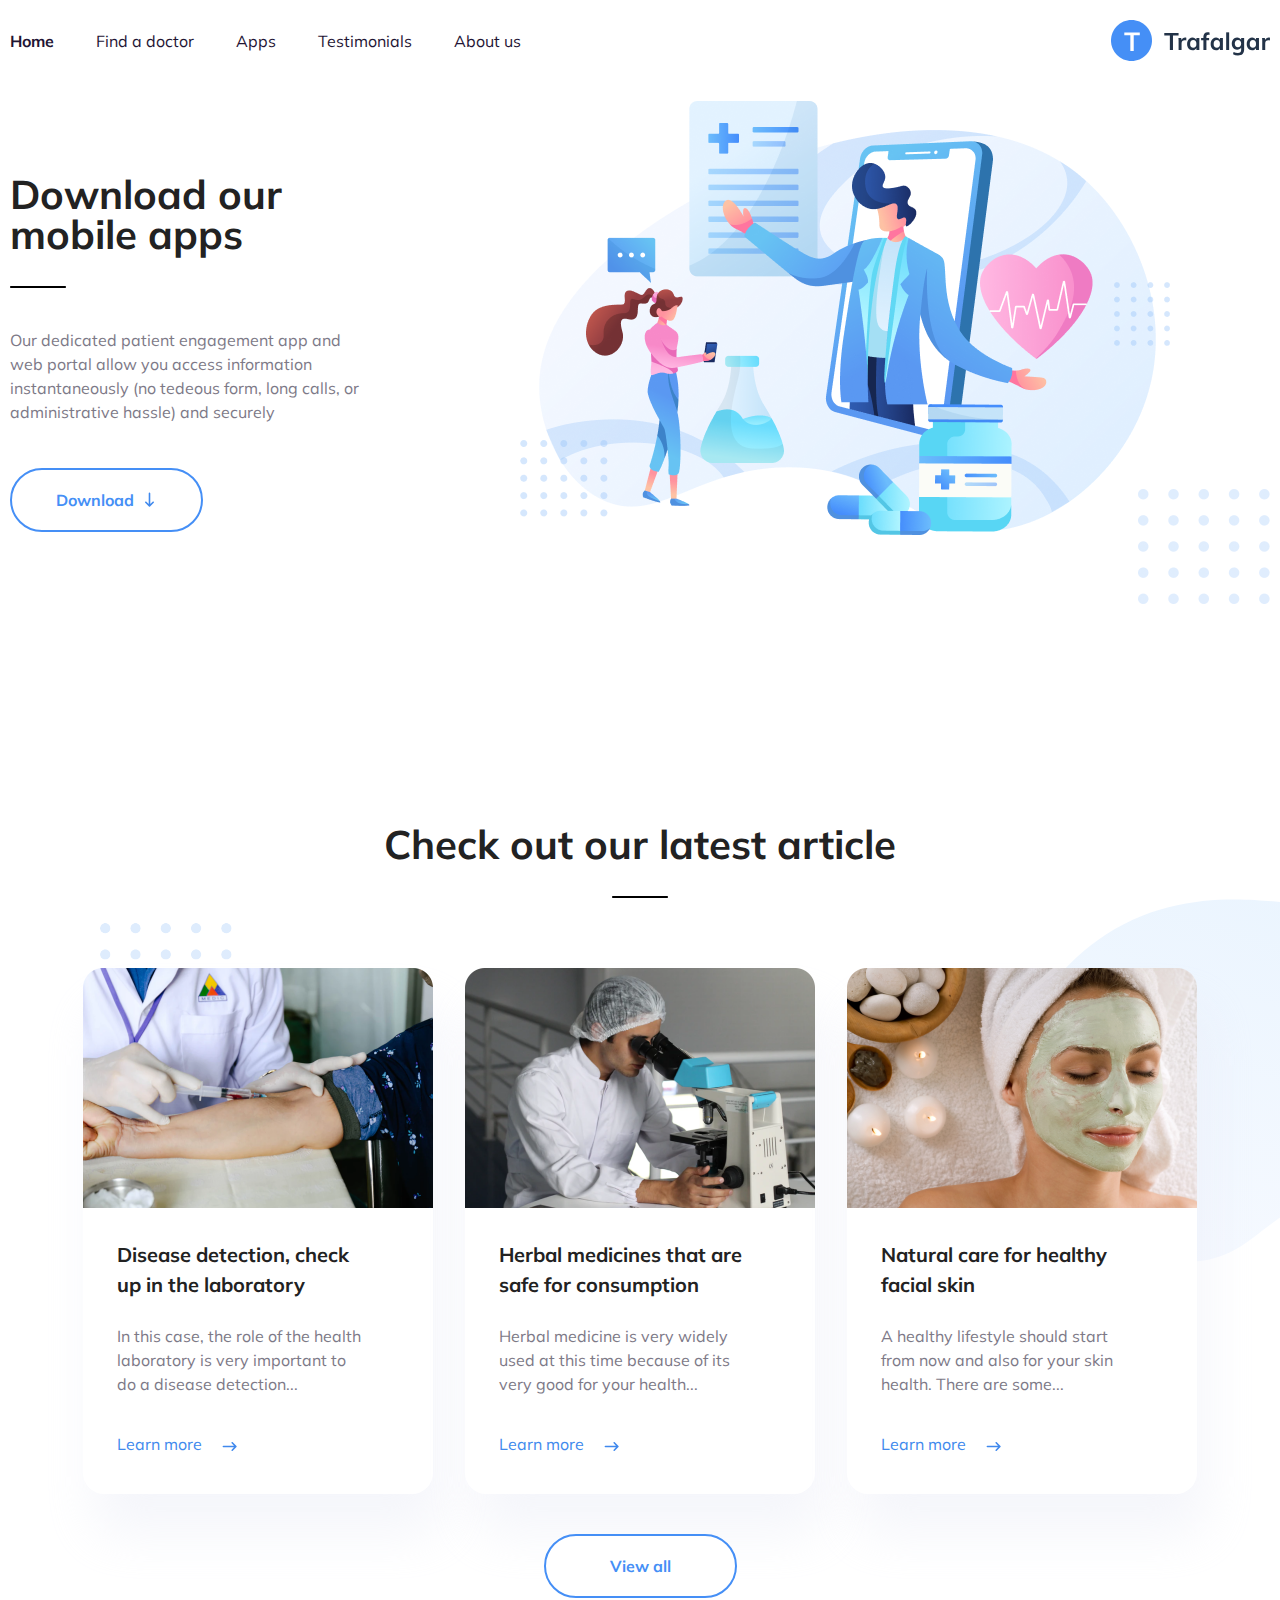
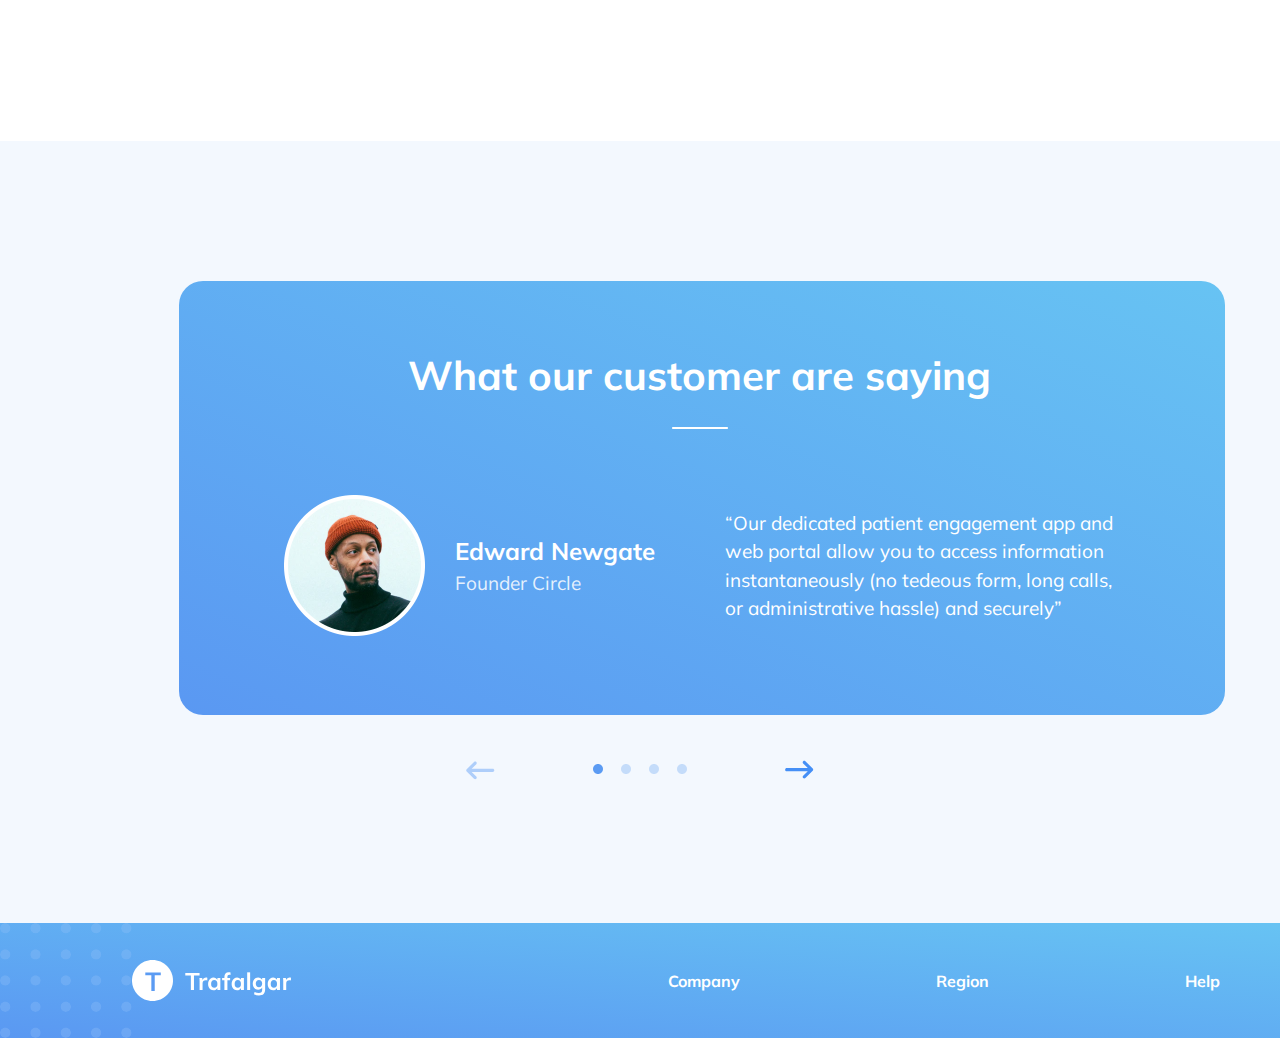
<file: Lab 1/index.html>
<!Doctype HTML>
<html lang="en">
    <head>
        <title>Home</title>
        <meta charset="UTF-8">
        <meta name="viewport" content="width=device-width, initial-scale=1.0">
        <!-- import alata font-family -->
        <link href="https://fonts.googleapis.com/css2?family=Mulish:ital,wght@0,200..1000;1,200..1000&display=swap" rel="stylesheet">
        <link rel="stylesheet" type="text/css" href="css/styles.css">
    </head>


    <body>
        <header>
            <div class="container header__top">
              <nav class="header__nav">
                <ul>
                  <li class="header__nav-item">
                    <a class="header__nav-link" href="">Home</a>
                  </li>
                  <li class="header__nav-item">
                    <a class="header__nav-link" href="">Find a doctor</a>
                  </li>
                  <li class="header__nav-item">
                    <a class="header__nav-link" href="">Apps</a>
                  </li>
                  <li class="header__nav-item">
                      <a class="header__nav-link" href="">Testimonials</a>
                  </li>
                  <li class="header__nav-item">
                    <a class="header__nav-link" href="">About us</a>
                  </li>
                </ul>
              </nav>
              <img src="images/logo.svg" alt="logo">
            </div>
            <div class="container header__bottom">
                <div class="header__info">
                    <h1>Download our mobile apps</h1>
                    <img class="divider" src="images/divider_line.svg" alt="divider_line">
                    <p>Our dedicated patient engagement app and web portal allow you access information instantaneously (no tedeous form, long calls, or administrative hassle) and securely</p>
                    <button>
                        <a href=""> Download </a>
                        <img id="down_arrow" src="images/small_arrow.svg" alt="arrow_down">
                    </button>
                </div>
                <img id="illustration" src="images/img_header.png" alt="trafalgar illustration">
            </div>
        </header>
        <section class="hero__section">
            <img id="grid_image" src="images/grid.svg" alt="background image">
            <img id="cloud_image" src="images/bg_element.svg" alt="background image">
            <div class="container hero__content">
                <h1>Check out our latest article</h1>
                <img class="divider" src="images/divider_line.svg" alt="divider line">
                <div class="hero__titles">
                    <div class="hero__title">
                        <img class="title__img" src="images/img_title1.png" alt="image title 1">
                        <div class="title__description">
                            <h2>Disease detection, check up in the laboratory</h2>
                            <p>In this case, the role of the health laboratory is very important to do a disease detection...</p>
                            <div class="button">
                                <a href="">Learn more</a>
                                <img src="images/small_arrow.svg" alt="arrow_right">
                            </div>
                        </div>
                    </div>
                    <div class="hero__title">
                        <img class="title__img" src="images/img_title2.png" alt="image title 2">
                        <div class="title__description">
                            <h2>Herbal medicines that are safe for consumption</h2>
                            <p>Herbal medicine is very widely used at this time because of its very good for your health...</p>
                            <div class="button">
                                <a href="">Learn more</a>
                                <img src="images/small_arrow.svg" alt="arrow_right">
                            </div>
                        </div>
                    </div>
                    <div class="hero__title">
                        <img class="title__img" src="images/img_title3.png" alt="image title 3">
                        <div class="title__description">
                            <h2>Natural care for healthy facial skin</h2>
                            <p>A healthy lifestyle should start from now and also for your skin health. There are some...</p>
                            <div class="button">
                                <a href=""> Learn more</a>
                                <img src="images/small_arrow.svg" alt="arrow_right">
                            </div>
                        </div>
                    </div>
                </div>
                <button>View all</button>
            </div>

        </section>
        <section class="testimonials__section">
            <div class="container testimonials__content">
                <h1>What our customer are saying</h1>
                <img id="white_divider" src="images/divider_line.svg" alt="divider line">
                <div class="testimonials__horizontal_content">
                    <img src="images/img_person.png" alt="person image">
                    <div id="person_info">
                        <p id="name">Edward Newgate</p>
                        <p id="status">Founder Circle</p>
                    </div>
                    <p id="quote">“Our dedicated patient engagement app and web portal allow you to access information instantaneously (no tedeous form, long calls, or administrative hassle) and securely”</p>
                </div>
            </div>
            <div class="testimonials__navigate">
                <button>
                    <img src="images/arrow_left.svg" alt="arrow left">
                </button>
                <img src="images/slider.svg" alt="slider">
                <button>
                    <img src="images/arrow_right.svg" alt="arrow right">
                </button>
            </div>
        </section>
        <footer>
            <div class="footer__container">
            <img src="images/grid.svg" alt="background element">
            <img src="images/bottom_logo.svg" alt="logo">
                <div class="bottom_navigate">
            <nav>
                <ul>
                    <li>
                        <a href="">Company</a>
                    </li>
                    <li>
                        <a href="">Region</a>
                    </li>
                    <li>
                        <a href="">Help</a>
                </ul>
            </nav>
                    </div>
                </div>
        </footer>
    </body>
</html>
</file>
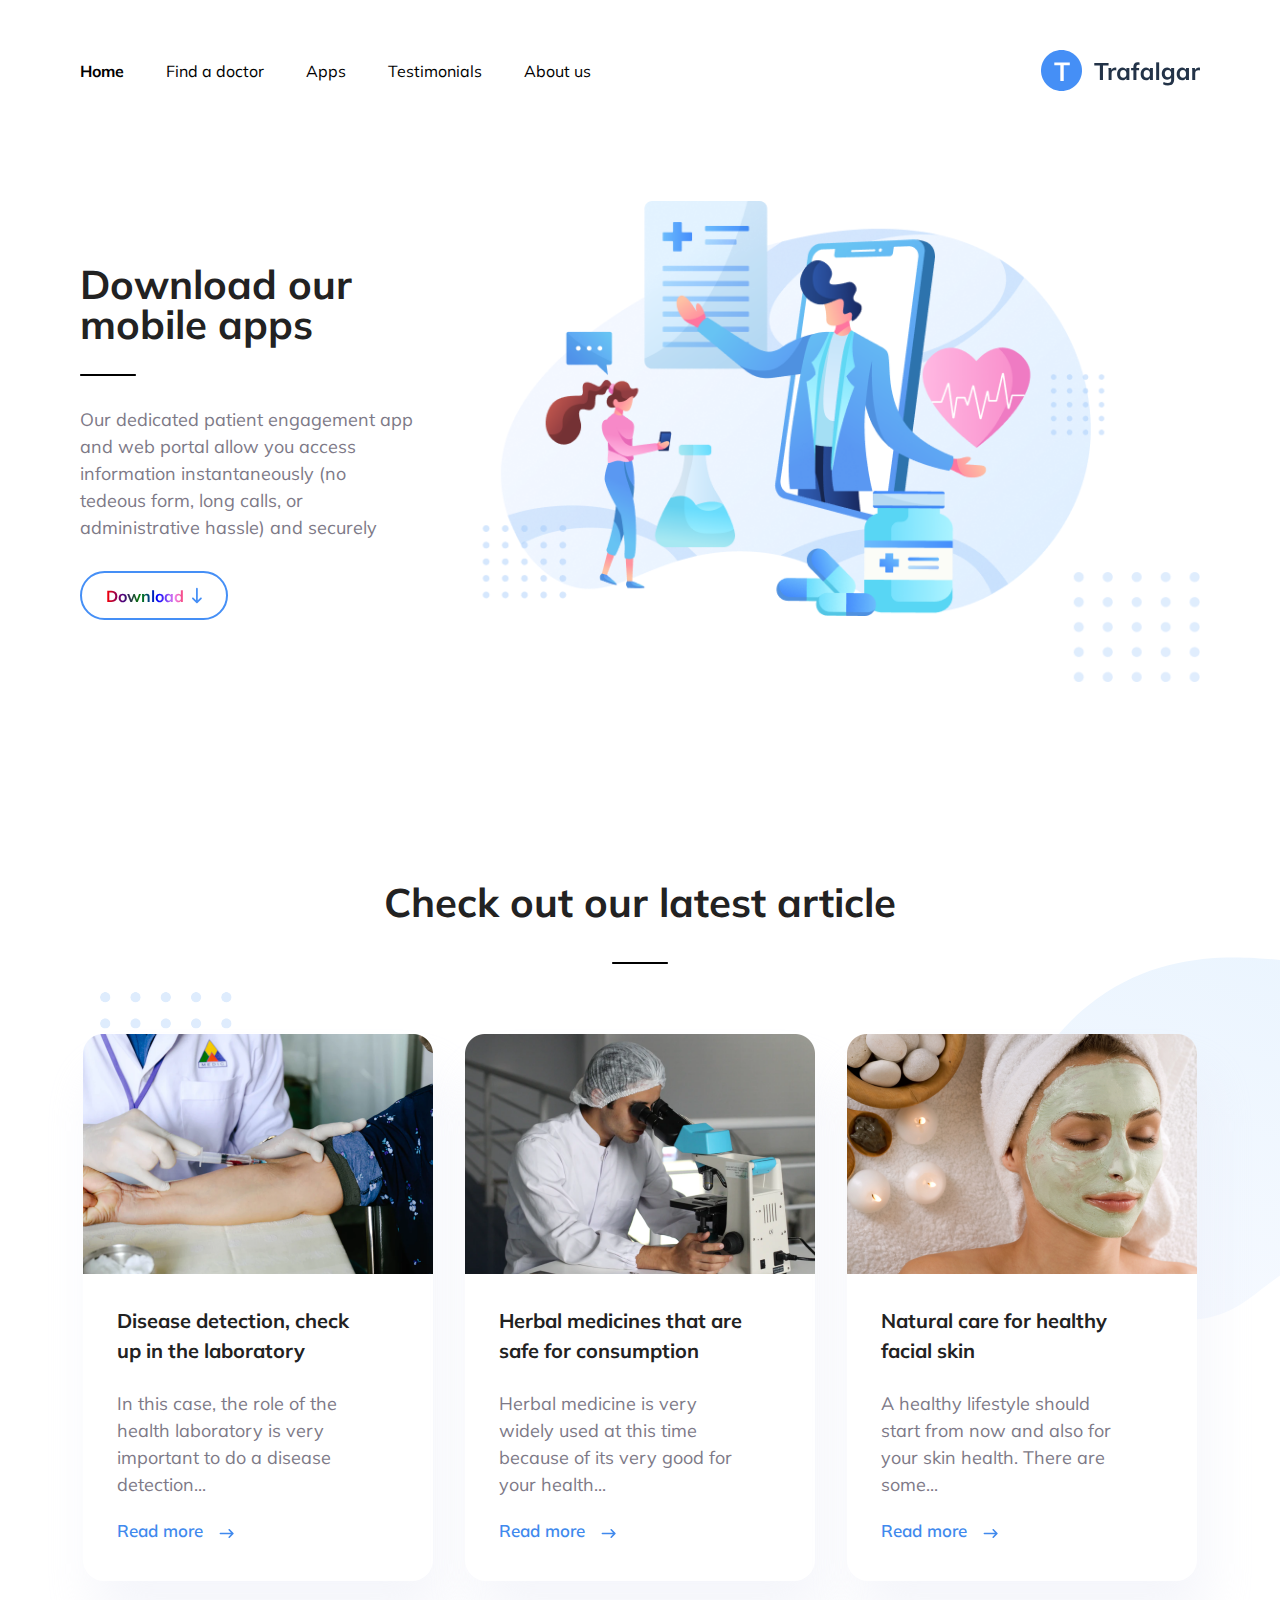
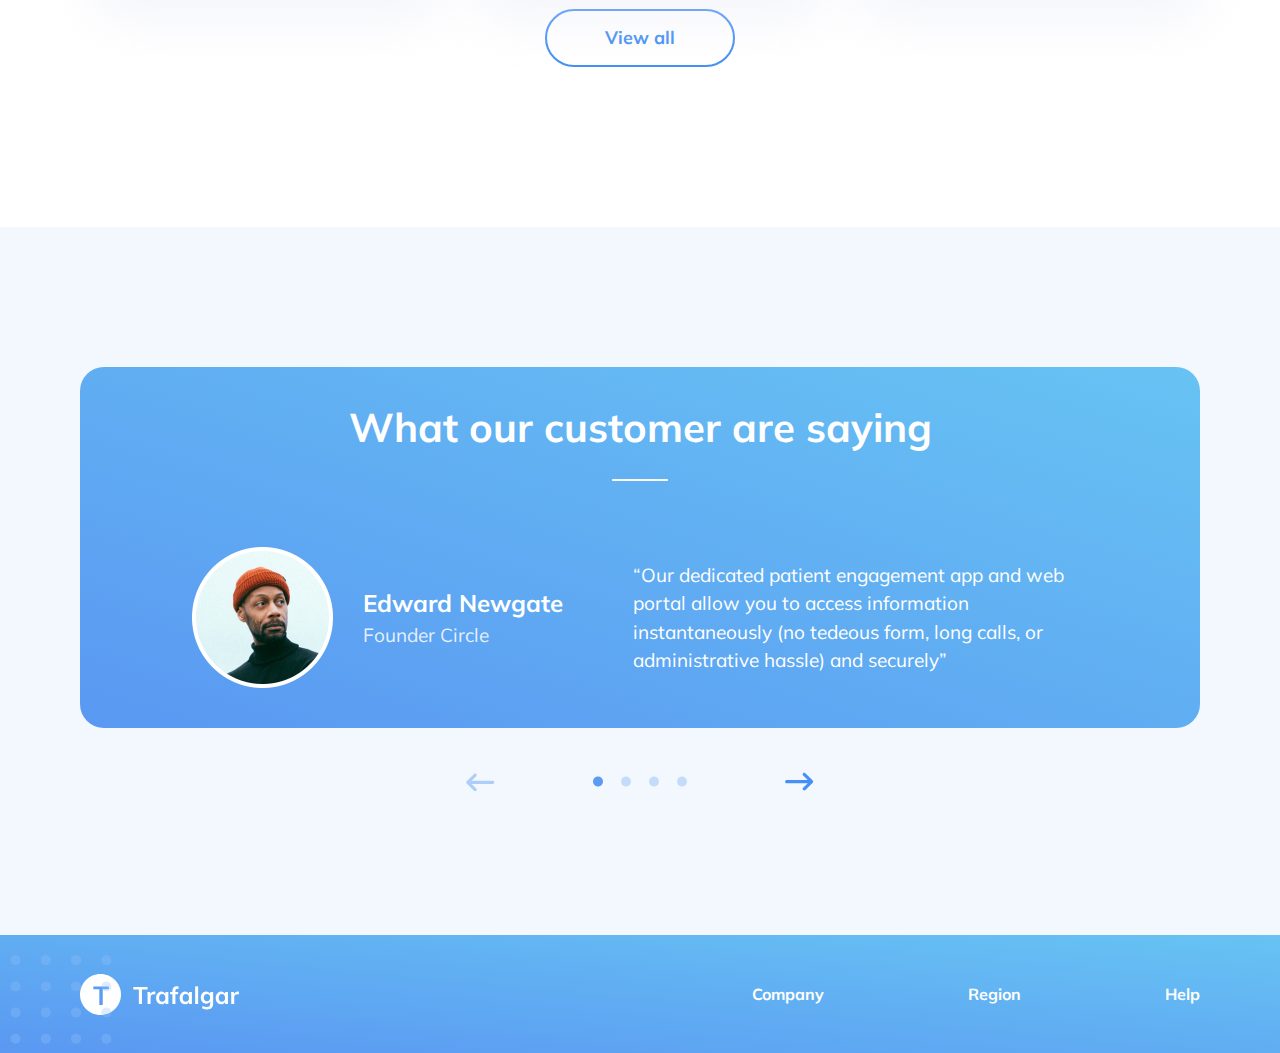
<file: Lab 2/index.html>
<!Doctype HTML>
<html lang="en">
<head>
    <title>Home</title>
    <meta charset="UTF-8">
    <meta name="viewport" content="width=device-width, initial-scale=1.0">
    <!-- import Mulish font-family -->
    <link href="https://fonts.googleapis.com/css2?family=Mulish:ital,wght@0,200..1000;1,200..1000&display=swap"
          rel="stylesheet">
    <link rel="stylesheet" type="text/css" href="css/styles.css">
</head>

<body>
<div class="page_content">
<header>
    <div class="container header__content">
        <div class="header__top">
            <input type="checkbox" id="burger">
            <label for="burger"></label>
            <nav class="header__nav">
                <ul>
                    <li class="header__nav-item">
                        <a class="header__nav-link" href="">Home</a>
                    </li>
                    <li class="header__nav-item">
                        <a class="header__nav-link" href="">Find a doctor</a>
                    </li>
                    <li class="header__nav-item">
                        <a class="header__nav-link" href="">Apps</a>
                    </li>
                    <li class="header__nav-item">
                        <a class="header__nav-link" href="">Testimonials</a>
                    </li>
                    <li class="header__nav-item">
                        <a class="header__nav-link" href="">About us</a>
                    </li>
                </ul>
            </nav>
            <div class="header__logo">
                <img src="images/logo.svg" alt="logo">
                <p></p>
            </div>
        </div>
        <div class="header__bottom">
            <div class="header__info">
                <h1>Download our mobile apps</h1>
                <img class="divider" src="images/divider_line.svg" alt="divider_line">
                <p>Our dedicated patient engagement app and web portal allow you access information instantaneously (no
                    tedeous form, long calls, or administrative hassle) and securely</p>
                <div class="button download_button">
                    <a href=""> Download </a>
                    <img id="down_arrow" src="images/arrow_down.svg" alt="arrow_down">
                </div>
            </div>
            <img id="illustration" src="images/img_header.png" alt="trafalgar illustration">
        </div>
    </div>
</header>

<section class="hero__section">
    <img id="grid_image" src="images/grid.svg" alt="background image">
    <img id="cloud_image" src="images/bg_element.svg" alt="background image">
    <div class="container hero__content">
        <h1 id="animated-heading">Check out our latest article</h1>
        <img class="divider" src="images/divider_line.svg" alt="divider line">
        <div class="hero__titles">
            <div class="hero__title">
                <img class="title__img" src="images/img_title1.png" alt="image title 1">
                <div class="title__description">
                    <h2>Disease detection, check up in the laboratory</h2>
                    <p>In this case, the role of the health laboratory is very important to do a disease detection...</p>
                    <div class="button_read_more">
                        <a href="">Read more</a>
                        <img src="images/small_arrow.svg" alt="arrow_right">
                    </div>
                </div>
            </div>
            <div class="hero__title">
                <img class="title__img" src="images/img_title2.png" alt="image title 2">
                <div class="title__description">
                    <h2>Herbal medicines that are safe for consumption</h2>
                    <p>Herbal medicine is very widely used at this time because of its very good for your health...</p>
                    <div class="button_read_more">
                        <a href="">Read more</a>
                        <img src="images/small_arrow.svg" alt="arrow_right">
                    </div>
                </div>
            </div>
            <div class="hero__title">
                <img class="title__img" src="images/img_title3.png" alt="image title 3">
                <div class="title__description">
                    <h2>Natural care for healthy facial skin</h2>
                    <p>A healthy lifestyle should start from now and also for your skin health. There are some...</p>
                    <div class="button_read_more">
                        <a href="">Read more</a>
                        <img src="images/small_arrow.svg" alt="arrow_right">
                    </div>
                </div>
            </div>
        </div>
        <a href="" class="button view_all">View all</a>
    </div>
</section>

<section class="testimonials__section">
    <div class="container testimonials__content">
        <h1>What our customer are saying</h1>
        <img id="white_divider" src="images/divider_line.svg" alt="divider line">
        <div class="testimonials__horizontal_content">
            <img src="images/img_person.png" alt="person image">
            <div id="person_info">
                <p id="name">Edward Newgate</p>
                <p id="status">Founder Circle</p>
            </div>
            <p id="quote">“Our dedicated patient engagement app and web portal allow you to access information
                instantaneously (no tedeous form, long calls, or administrative hassle) and securely”</p>
        </div>
    </div>
    <div class="testimonials__navigate">
        <button>
            <img src="images/arrow_left.svg" alt="arrow left">
        </button>
        <img src="images/slider.svg" alt="slider">
        <button>
            <img src="images/arrow_right.svg" alt="arrow right">
        </button>
    </div>
</section>
<footer>
    <img id="footer_grid_img" src="images/grid.svg" alt="background element">
    <div class="container footer__container">
        <img src="images/bottom_logo.svg" alt="logo">
        <div class="bottom_navigate">
            <nav>
                <ul>
                    <li>
                        <a href="">Company</a>
                    </li>
                    <li>
                        <a href="">Region</a>
                    </li>
                    <li>
                        <a href="">Help</a>
                </ul>
            </nav>
        </div>
    </div>
</footer>
</div>
<script>
    (function () {
      var square = document.querySelector('.testimonials__content');

      var observer = new IntersectionObserver(entries => {
        entries.forEach(entry => {
          if (typeof getCurrentAnimationPreference === 'function' && !getCurrentAnimationPreference()) {
            return;
          }

          if (entry.isIntersecting) {
            entry.target.classList.add('testimonials__content-animation');
          }
        });
      });

      observer.observe(square);
    })();

</script>
</body>
</html>
</file>
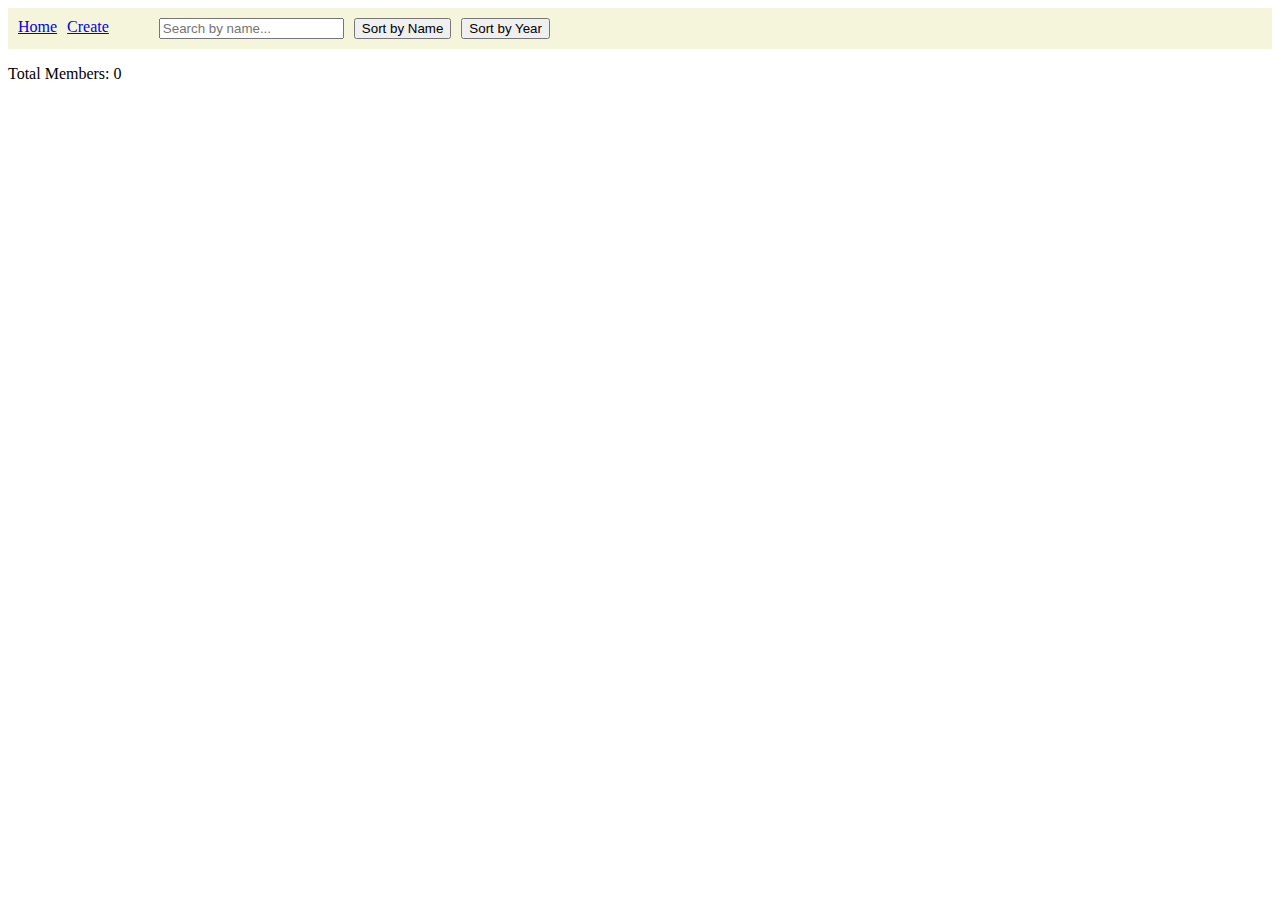
<file: Lab 3/index.html>
<!DOCTYPE html>
<html lang="en">
<head>
    <meta charset="UTF-8">
    <title>Rock Bands</title>
    <link rel="stylesheet" href="style_index.css">
</head>
<body>
<header>
    <nav>
        <a href="index.html">Home</a>
        <a href="create.html">Create</a>
    </nav>
    <div id="control">
        <input id="search" type="search" placeholder="Search by name...">
        <label for="search">Search</label>
        <button id="sortName">Sort by Name</button>
        <button id="sortYear">Sort by Year</button>
    </div>
</header>
<section>
    <div class="container">
        <div>
            <p>Total Members: <span id="total-members">0</span></p>
        </div>
        <div id="cards-container">
            <!-- Cards will be generated here dynamically -->
        </div>
    </div>
</section>
<script src="scripts/app.js"></script>
</body>
</html>
</file>
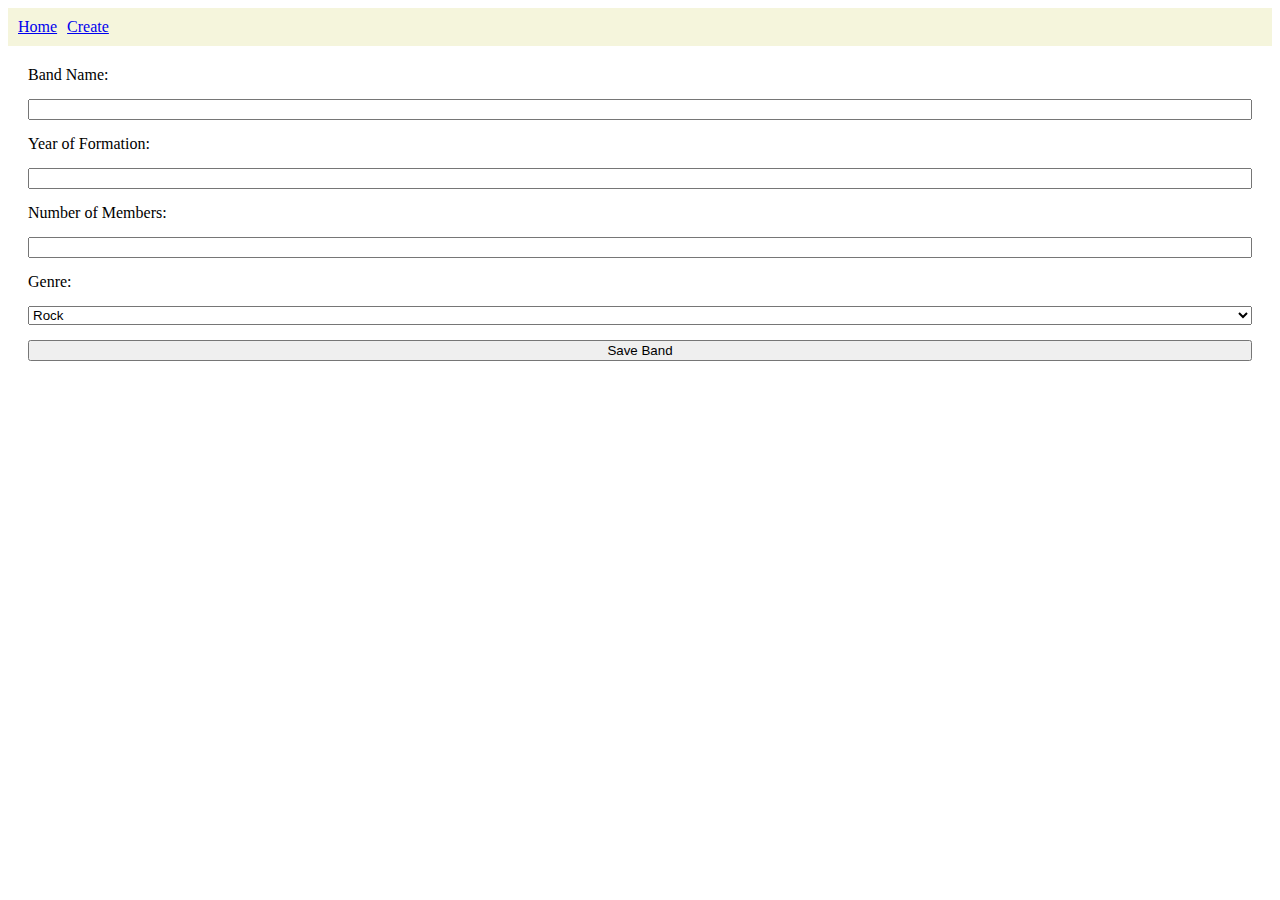
<file: Lab 3/create.html>
<!DOCTYPE html>
<html lang="en">
<head>
    <meta charset="UTF-8">
    <title>Add Rock Band</title>
    <link rel="stylesheet" href="style_create.css">
</head>
<body>
<header>
    <nav>
        <a href="index.html">Home</a>
        <a href="create.html">Create</a>
    </nav>
</header>
<section>
    <form id="bandForm">
        <label for="name">Band Name:</label>
        <input type="text" id="name" name="name" required>

        <label for="year">Year of Formation:</label>
        <input type="number" id="year" name="year" required>

        <label for="members">Number of Members:</label>
        <input type="number" id="members" name="members" required>

        <label for="genre">Genre:</label>
        <select id="genre" name="genre" required>
            <option value="Rock">Rock</option>
            <option value="Metal">Metal</option>
            <option value="Punk">Punk</option>
            <option value="Alternative">Alternative</option>
            <option value="Indie">Indie</option>
        </select>

        <button type="submit">Save Band</button>
    </form>
</section>
<script src="scripts/create.js"></script>
</body>
</html>
</file>
<file: Lab 3/style_index.css>
header {
    display: flex;
    gap: 30px;
    background-color: beige;
}

nav {
    display: flex;
    gap: 10px;
    margin: 10px;
}

[for=search] {
    display: none;
}

#control {
    display: flex;
    gap: 10px;
    margin: 10px;
}

#cards-container {
    display: flex;
    gap: 10px;
    margin: 10px;
    flex-wrap: wrap;
}

.card {
    display: flex;
    flex-direction: column;
    gap: 10px;
    padding: 10px;
    border: 1px solid black;
    border-radius: 5px;
    width: 200px;
    background-color: lemonchiffon;
}
</file>
<file: Lab 3/style_create.css>
body {
    display: flex;
    flex-direction: column;
}

header {
    display: flex;
    gap: 30px;
    background-color: beige;
}

nav {
    display: flex;
    gap: 10px;
    margin: 10px;
}

section {
    margin: 20px;
}

form {
    display: flex;
    flex-direction: column;
    gap: 15px;
}
</file>
<file: Lab 1/css/styles.css>
@import "./header.css";
@import "./footer.css";
@import "./hero.css";
@import "./normalize.min.css";
@import "./reset.min.css";
@import "./testimonials.css";
@import "./global.css";
</file>
<file: Lab 2/css/styles.css>
@import "./reset.min.css";
@import "./normalize.min.css";
@import "./global.css";
@import "./header.css";

@import "./hero.css";
@import "./testimonials.css";
@import "./footer.css";
</file>
